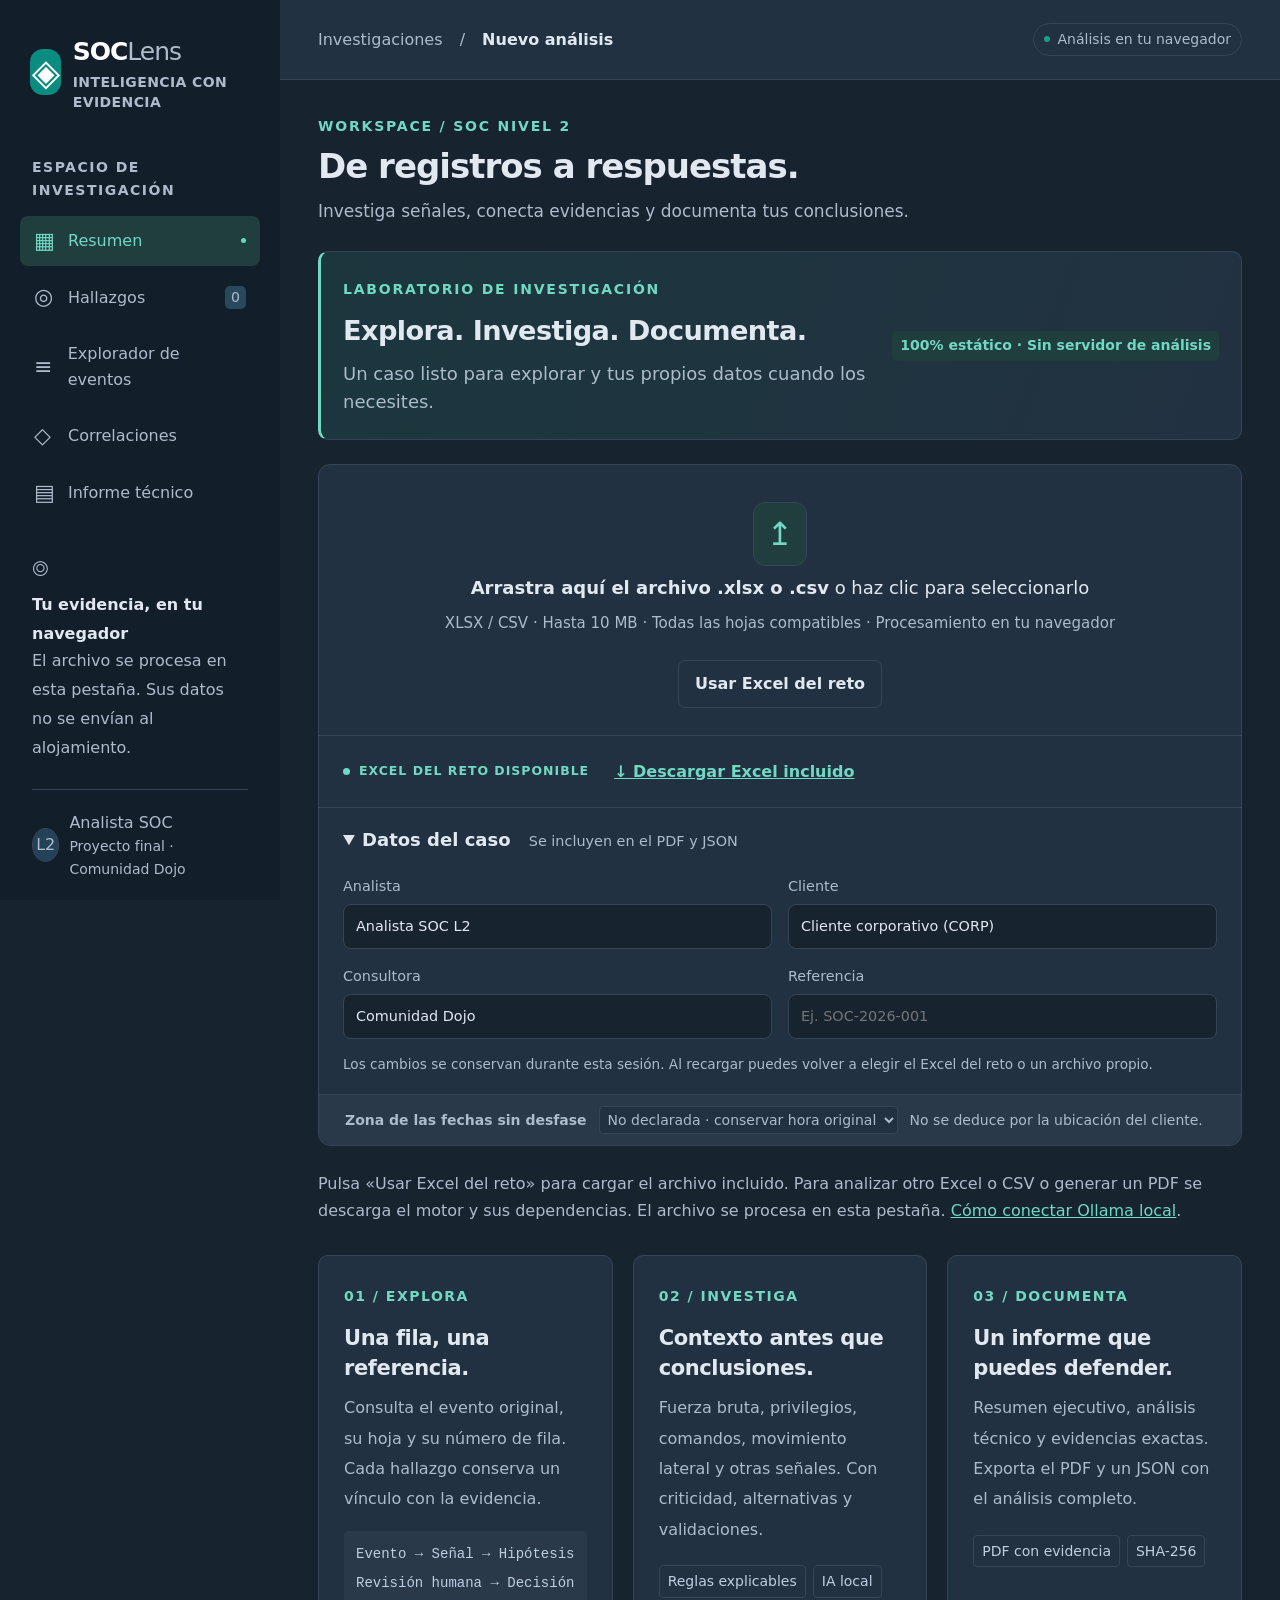
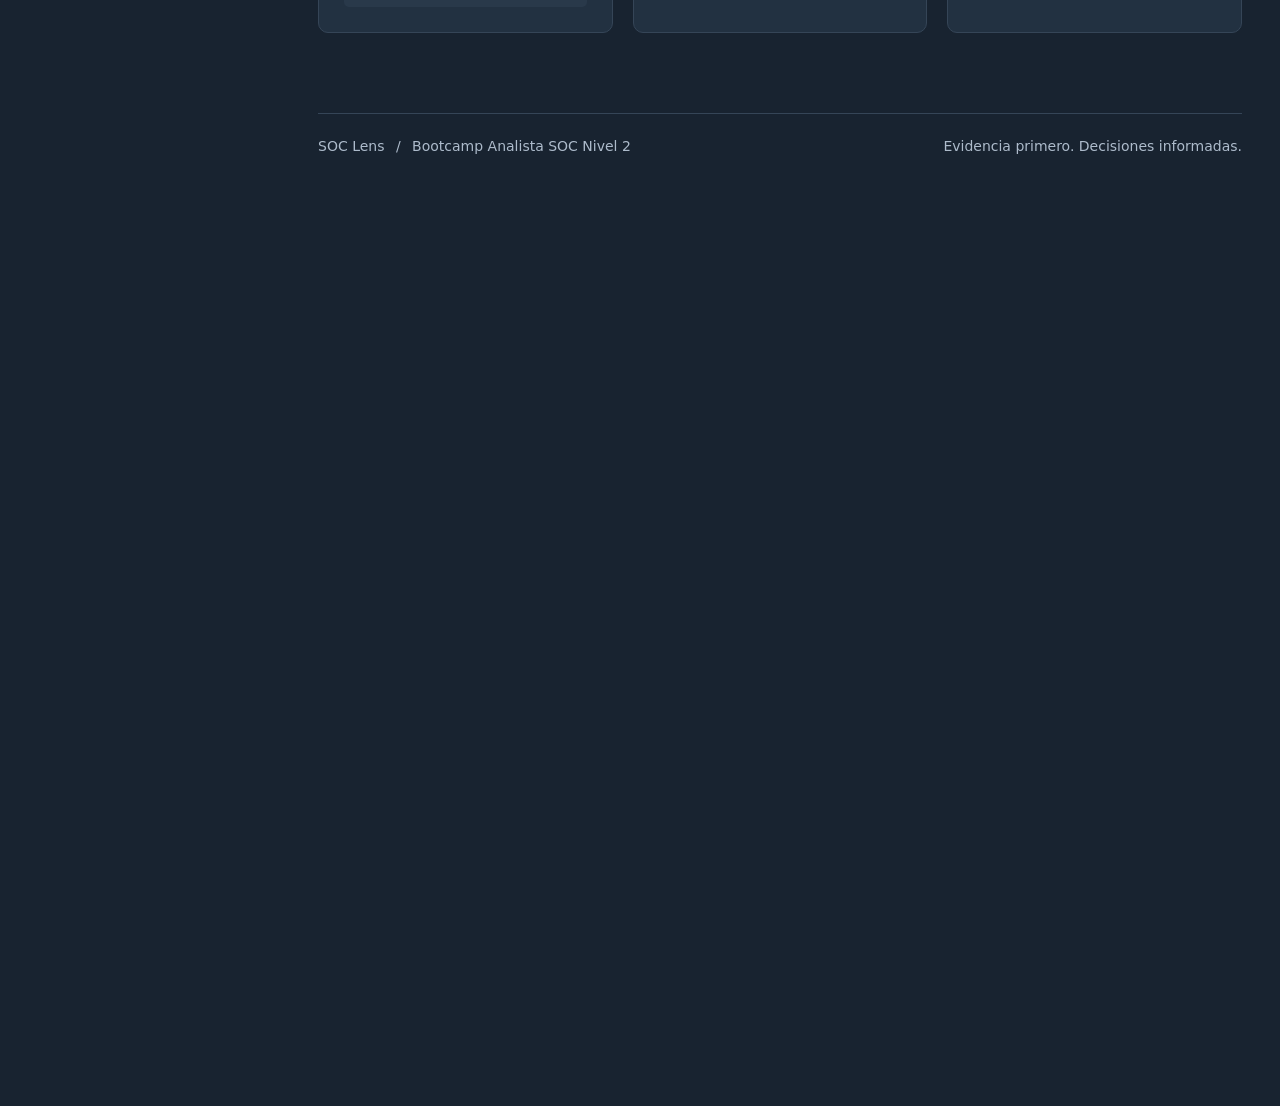
<file: index.html>
<!doctype html>
<html lang="es">
<head>
  <meta charset="utf-8">
  <meta name="viewport" content="width=device-width, initial-scale=1">
  <meta http-equiv="refresh" content="0; url=./docs/">
  <title>SOC Lens</title>
</head>
<body><p><a href="./docs/">Abrir SOC Lens</a></p></body>
</html>
</file>
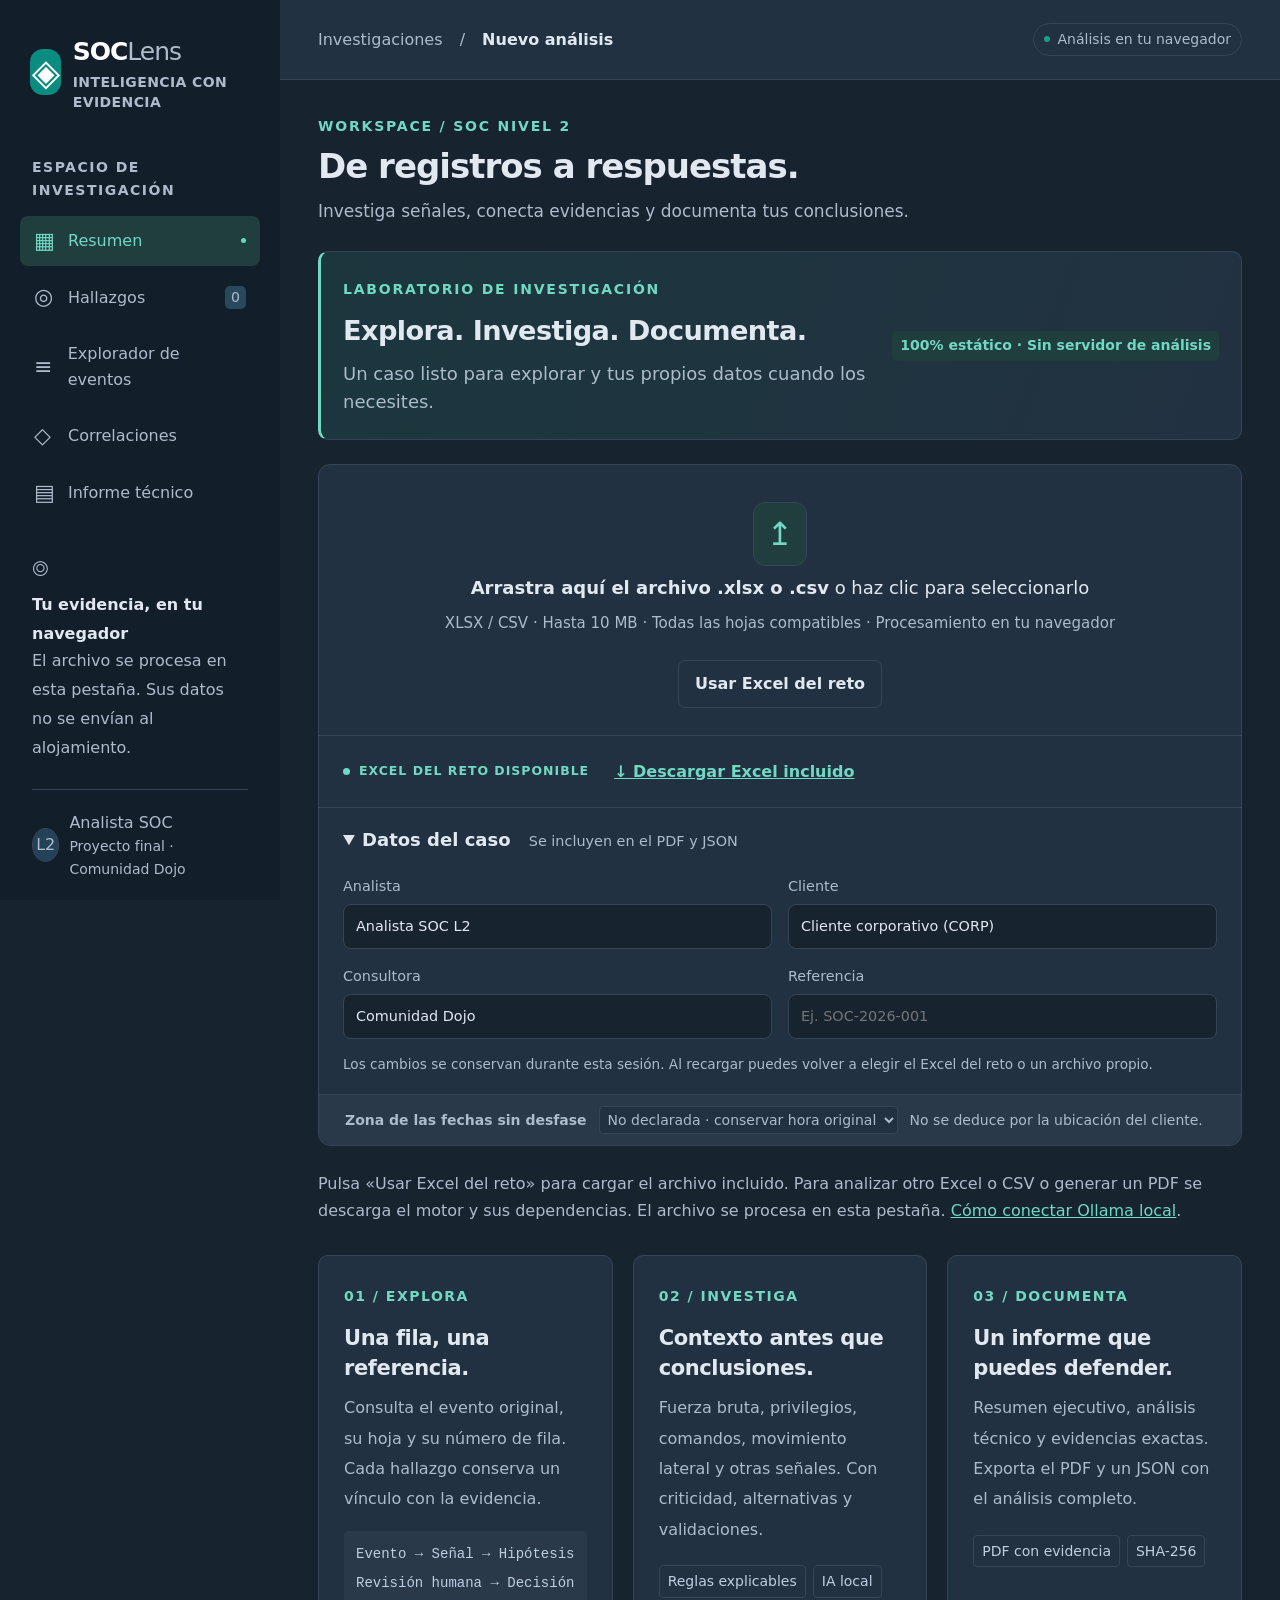
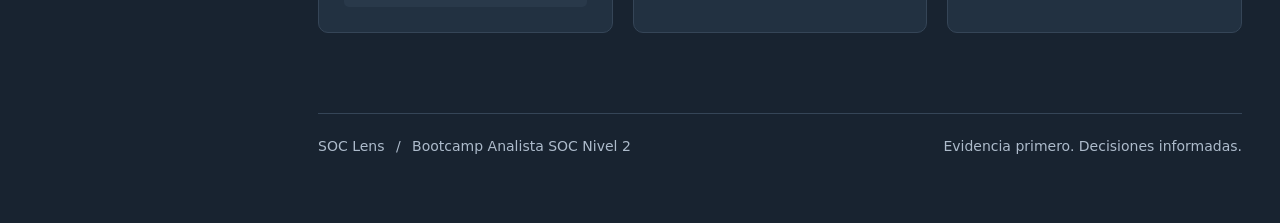
<file: docs/index.html>
<!doctype html>
<html lang="es">
<head>
  <meta charset="utf-8">
  <meta name="viewport" content="width=device-width, initial-scale=1">
  <meta name="theme-color" content="#182330">
  <title>SOC Lens · Investigación con evidencia</title>
  <link rel="icon" href="data:image/svg+xml,%3Csvg xmlns='http://www.w3.org/2000/svg' viewBox='0 0 40 40'%3E%3Crect width='40' height='40' rx='12' fill='%230e9988'/%3E%3Cpath d='M20 7l11 4v10c0 7-11 13-11 13S9 28 9 21V11z' fill='none' stroke='white' stroke-width='3'/%3E%3C/svg%3E">
  <link rel="stylesheet" href="./styles.css?v=68e2b69ae0e7">
  <script src="./browser.js?v=a4804fd7b226" defer></script>
  <script src="./app.js?v=05a9bacbab68" defer></script>
  <script src="./default-case.js?v=37aadf56b66d" defer></script>
</head>
<body>
  <a href="#main" class="skip-link">Saltar al contenido</a>
  <aside class="sidebar">
    <a class="brand" href="./" aria-label="SOC Lens, inicio"><span class="brand-mark">◈</span><span>SOC<span class="brand-light">Lens</span><small>INTELIGENCIA CON EVIDENCIA</small></span></a>
    <div class="workspace-label">ESPACIO DE INVESTIGACIÓN</div>
    <nav aria-label="Navegación principal">
      <button class="nav-item active" data-view="overview"><span aria-hidden="true">▦</span> Resumen <span class="nav-dot"></span></button>
      <button class="nav-item" data-view="findings"><span aria-hidden="true">◎</span> Hallazgos <span id="nav-count" class="nav-count">0</span></button>
      <button class="nav-item" data-view="events"><span aria-hidden="true">≡</span> Explorador de eventos</button>
      <button class="nav-item" data-view="correlations"><span aria-hidden="true">◇</span> Correlaciones</button>
      <button class="nav-item" data-view="report"><span aria-hidden="true">▤</span> Informe técnico</button>
    </nav>
    <div class="sidebar-bottom">
      <div class="privacy-icon">⌾</div><strong>Tu evidencia, en tu navegador</strong>
      <p>El archivo se procesa en esta pestaña. Sus datos no se envían al alojamiento.</p>
      <div class="analyst"><span class="avatar">L2</span><div>Analista SOC<small>Proyecto final · Comunidad Dojo</small></div></div>
    </div>
  </aside>
  <div class="shell">
    <header class="topbar">
      <div class="breadcrumb">Investigaciones <span>/</span> <strong id="breadcrumb-current">Nuevo análisis</strong></div>
      <span id="connection" class="connection" data-status="online" role="status"><i aria-hidden="true"></i><span id="connection-label">Análisis en tu navegador</span></span>
    </header>
    <main id="main">
      <section class="page-heading">
        <div><div class="eyebrow">WORKSPACE / SOC NIVEL 2</div><h1 id="page-title">De registros a respuestas.</h1><p id="page-description">Investiga señales, conecta evidencias y documenta tus conclusiones.</p></div>
        <button id="download-top" class="button primary hidden" type="button"><span aria-hidden="true">↓</span> Exportar resumen PDF</button>
      </section>

      <div id="notice" class="notice hidden" role="status" aria-live="polite"></div>
      <section class="dataset-intro panel"><div><span class="eyebrow">LABORATORIO DE INVESTIGACIÓN</span><h2>Explora. Investiga. Documenta.</h2><p>Un caso listo para explorar y tus propios datos cuando los necesites.</p></div><span class="pill local">100% estático · Sin servidor de análisis</span></section>
      <section id="upload-section" class="upload-card">
        <div id="dropzone" class="dropzone">
          <button id="choose-excel" class="upload-choose" type="button" aria-label="Elegir archivo Excel o CSV">
            <span class="upload-icon" aria-hidden="true">↥</span>
            <span><strong>Arrastra aquí el archivo .xlsx o .csv</strong> o haz clic para seleccionarlo</span>
            <small>XLSX / CSV · Hasta 10 MB · Todas las hojas compatibles · Procesamiento en tu navegador</small>
          </button>
          <input id="file-input" type="file" accept=".xlsx,.csv" aria-label="Seleccionar archivo Excel o CSV" hidden>
          <button id="restore-default" class="button secondary" type="button">Usar Excel del reto</button>
        </div>
        <div class="dataset-actions"><span id="dataset-status" class="dataset-badge">EXCEL DEL RETO DISPONIBLE</span><a href="./data/SOC_L2_Logs_Ampliados_Multiples_Incidentes.xlsx" download class="text-button">↓ Descargar Excel incluido</a></div><details class="case-settings" open><summary>Datos del caso <span>Se incluyen en el PDF y JSON</span></summary><div class="case-fields"><label for="case-analyst">Analista<input id="case-analyst" maxlength="120" value="Analista SOC L2" autocomplete="off"></label><label for="case-client">Cliente<input id="case-client" maxlength="120" value="Cliente corporativo (CORP)" autocomplete="off"></label><label for="case-company">Consultora<input id="case-company" maxlength="120" value="Comunidad Dojo" autocomplete="off"></label><label for="case-reference">Referencia<input id="case-reference" maxlength="120" placeholder="Ej. SOC-2026-001" autocomplete="off"></label></div><p class="fine-print">Los cambios se conservan durante esta sesión. Al recargar puedes volver a elegir el Excel del reto o un archivo propio.</p></details><div class="upload-options"><label for="timezone">Zona de las fechas sin desfase</label><select id="timezone"><option value="">No declarada · conservar hora original</option><option value="0">UTC (confirmado por el analista)</option><option value="60">UTC+01:00</option><option value="120">UTC+02:00</option><option value="-180">UTC−03:00</option><option value="-240">UTC−04:00</option><option value="-300">UTC−05:00</option><option value="-360">UTC−06:00</option></select><span>No se deduce por la ubicación del cliente.</span></div>
      </section>

      <section id="loading" class="loading hidden" aria-live="polite"><span class="spinner"></span><div><strong>Investigando tu evidencia…</strong><p>Validando filas, aplicando reglas y entrenando el modelo local.</p></div></section>
      <p class="fine-print">Pulsa «Usar Excel del reto» para cargar el archivo incluido. Para analizar otro Excel o CSV o generar un PDF se descarga el motor y sus dependencias. El archivo se procesa en esta pestaña. <a href="./guia-ollama.html" target="_blank" rel="noopener">Cómo conectar Ollama local</a>.</p>
      <section id="empty-state" class="welcome-grid">
        <article class="welcome-card"><span class="step">01 / EXPLORA</span><h3>Una fila, una referencia.</h3><p>Consulta el evento original, su hoja y su número de fila. Cada hallazgo conserva un vínculo con la evidencia.</p><div class="mini-log"><span>Evento → Señal → Hipótesis</span><span>Revisión humana → Decisión</span></div></article>
        <article class="welcome-card"><span class="step">02 / INVESTIGA</span><h3>Contexto antes que conclusiones.</h3><p>Fuerza bruta, privilegios, comandos, movimiento lateral y otras señales. Con criticidad, alternativas y validaciones.</p><div class="mini-tags"><span>Reglas explicables</span><span>IA local</span></div></article>
        <article class="welcome-card"><span class="step">03 / DOCUMENTA</span><h3>Un informe que puedes defender.</h3><p>Resumen ejecutivo, análisis técnico y evidencias exactas. Exporta el PDF y un JSON con el análisis completo.</p><div class="mini-tags"><span>PDF con evidencia</span><span>SHA-256</span></div></article>
      </section>

      <div id="case-content" class="hidden">
        <div class="case-strip"><div><span class="file-icon" aria-hidden="true">▤</span><strong id="case-filename"></strong><span id="case-rows" class="muted"></span></div><div><span class="pill local">Procesado en local</span><button id="clear-case" class="text-button">Eliminar caso</button></div></div>
        <div class="case-disclaimer"><span aria-hidden="true">ⓘ</span> Las detecciones son señales para investigar. La existencia y el número de incidentes requieren validación humana.</div>
        <section id="view-overview" class="view">
          <div id="stats" class="stats-grid"></div>
          <div class="dashboard-grid">
            <article class="panel activity-panel"><div class="panel-heading"><div><h2>Actividad observada</h2><p>Eventos por hora · Selecciona una barra para explorar</p></div><div class="chart-legend"><span class="dot teal"></span> Total <span class="dot orange"></span> Con señal</div></div><div id="timeline-chart" class="timeline-chart"></div><div id="timeline-caption" class="chart-caption"></div></article>
            <article class="panel risk-panel"><div class="panel-heading"><div><h2>Criticidad de hallazgos</h2><p>Prioridad de revisión, no certeza</p></div></div><div id="risk-chart"></div></article>
          </div>
          <div class="dashboard-grid bottom-grid">
            <article class="panel"><div class="panel-heading"><div><h2>Prioridad de investigación</h2><p>Hallazgos con mayor impacto potencial</p></div><button class="text-button" data-view="findings">Ver todos →</button></div><div id="top-findings"></div></article>
            <article class="panel ai-panel"><div class="panel-heading"><div><span class="pill ai-pill">IA LOCAL</span><h2>Otra perspectiva sobre tus logs</h2></div><span class="sparkle" aria-hidden="true">✧</span></div><p id="ai-summary"></p><div id="ai-candidates"></div><p class="fine-print">La rareza estadística no es probabilidad de ataque. Se contrasta con el contexto y las reglas.</p></article>
          </div>
          <details class="panel quality-panel"><summary>Calidad y cobertura de la evidencia <span id="quality-count"></span></summary><div id="quality-content"></div></details>
        </section>
        <section id="view-findings" class="view hidden">
          <div class="toolbar"><div id="severity-filters" class="filter-pills" aria-label="Filtrar por criticidad"></div><label class="search"><span aria-hidden="true">⌕</span><input id="finding-search" placeholder="Buscar hallazgo, cuenta o equipo…" aria-label="Buscar hallazgos"></label></div>
          <div id="findings-list" class="findings-list"></div>
        </section>
        <section id="view-events" class="view hidden">
          <div class="toolbar"><div><strong id="events-count"></strong><button id="reset-events" class="text-button">Limpiar filtros</button></div><label class="search"><span aria-hidden="true">⌕</span><input id="event-search" placeholder="Buscar en todos los campos…" aria-label="Buscar eventos"></label></div>
          <div class="panel table-panel"><div class="table-scroll"><table><thead><tr><th>Referencia / ID</th><th>Hora original</th><th>Equipo</th><th>Evento / Fuente</th><th>Cuenta</th><th>Origen</th><th>Resultado</th></tr></thead><tbody id="events-body"></tbody></table></div><div class="pagination"><span id="page-info"></span><div><button id="previous-page" class="button secondary">← Anterior</button><button id="next-page" class="button secondary">Siguiente →</button></div></div></div>
        </section>
        <section id="view-correlations" class="view hidden">
          <div class="info-banner"><strong>Asociaciones contextuales, sin fusionar incidentes.</strong><p>Cada par comparte equipo, cuenta e IP en un intervalo de hasta 30 minutos. Faltan claves de sesión y proceso para demostrar causalidad.</p></div><div id="correlations-list" class="correlation-grid"></div>
        </section>
        <section id="view-report" class="view hidden">
          <div class="report-layout"><article class="panel report-preview"><div class="report-kicker">SOC LENS / INFORME DE SEGURIDAD</div><h2>La investigación, documentada.</h2><span class="pill pending">Borrador · Revisión humana</span><p id="case-context-preview" class="fine-print"></p><h3>Resumen ejecutivo</h3><div id="executive-summary"></div><h3>Alcance y limitaciones</h3><div id="report-limitations"></div><h3>Plan de acción propuesto</h3><ol class="action-list"><li><strong>Investigar y preservar.</strong> Validar registros, sesiones y autorizaciones con L2 / IR.</li><li><strong>Contener si se confirma actividad no autorizada.</strong> Acordar el impacto y verificar la medida.</li><li><strong>Remediar y validar.</strong> Corregir la causa, verificar recuperación y revisar recurrencia.</li></ol><p class="fine-print">El PDF resume el alcance, el catálogo de hallazgos, las prioridades técnicas, la cronología y el plan de acción. El JSON conserva toda la evidencia original.</p></article>
          <aside class="report-actions panel"><h3>Entregar con trazabilidad</h3><p>El informe utiliza el mismo análisis del dashboard. Sin hallazgos añadidos por generación libre.</p><button id="download-report" class="button primary">↓ Descargar resumen PDF</button><button id="download-json" class="button secondary">↓ Descargar evidencias JSON</button><hr><span class="pill ai-pill">ASISTENTE OPCIONAL</span><h3>Priorizar el resumen con IA</h3><p>Ollama local puede elegir qué hallazgos destacar. Sólo selecciona referencias existentes y conserva frases verificadas.</p><div class="ollama-connect"><label for="ollama-model">Modelo local</label><input id="ollama-model" value="qwen3:4b" maxlength="120" spellcheck="false"><button id="connect-ollama" class="button secondary">Conectar Ollama en este equipo</button><small id="ollama-connection-status" role="status">Cada visitante utiliza su propia instalación de Ollama. Se envían sólo IDs, regla, criticidad y cantidad de evidencias.</small><p><a href="./guia-ollama.html" target="_blank" rel="noopener">Guía de conexión</a></p></div><button id="assist-button" class="button secondary">Priorizar con Ollama</button><small id="ollama-status"></small><hr><h4>Huella del archivo original</h4><code id="file-hash"></code><p class="fine-print">El caso permanece en la memoria de esta pestaña. Al recargarla o cerrarla se borra. Guarda tu PDF y JSON antes de salir.</p></aside></div>
        </section>
      </div>
      <footer class="page-footer"><span>SOC Lens <span class="muted">/</span> Bootcamp Analista SOC Nivel 2</span><span>Evidencia primero. Decisiones informadas.</span></footer>
    </main>
  </div>
  <dialog id="detail-dialog" aria-labelledby="dialog-title"><div class="dialog-header"><div><div class="eyebrow">DETALLE DE INVESTIGACIÓN</div><h2 id="dialog-title"></h2></div><button id="close-dialog" class="icon-button" aria-label="Cerrar detalle">×</button></div><div id="dialog-content"></div></dialog>
</body>
</html>
</file>
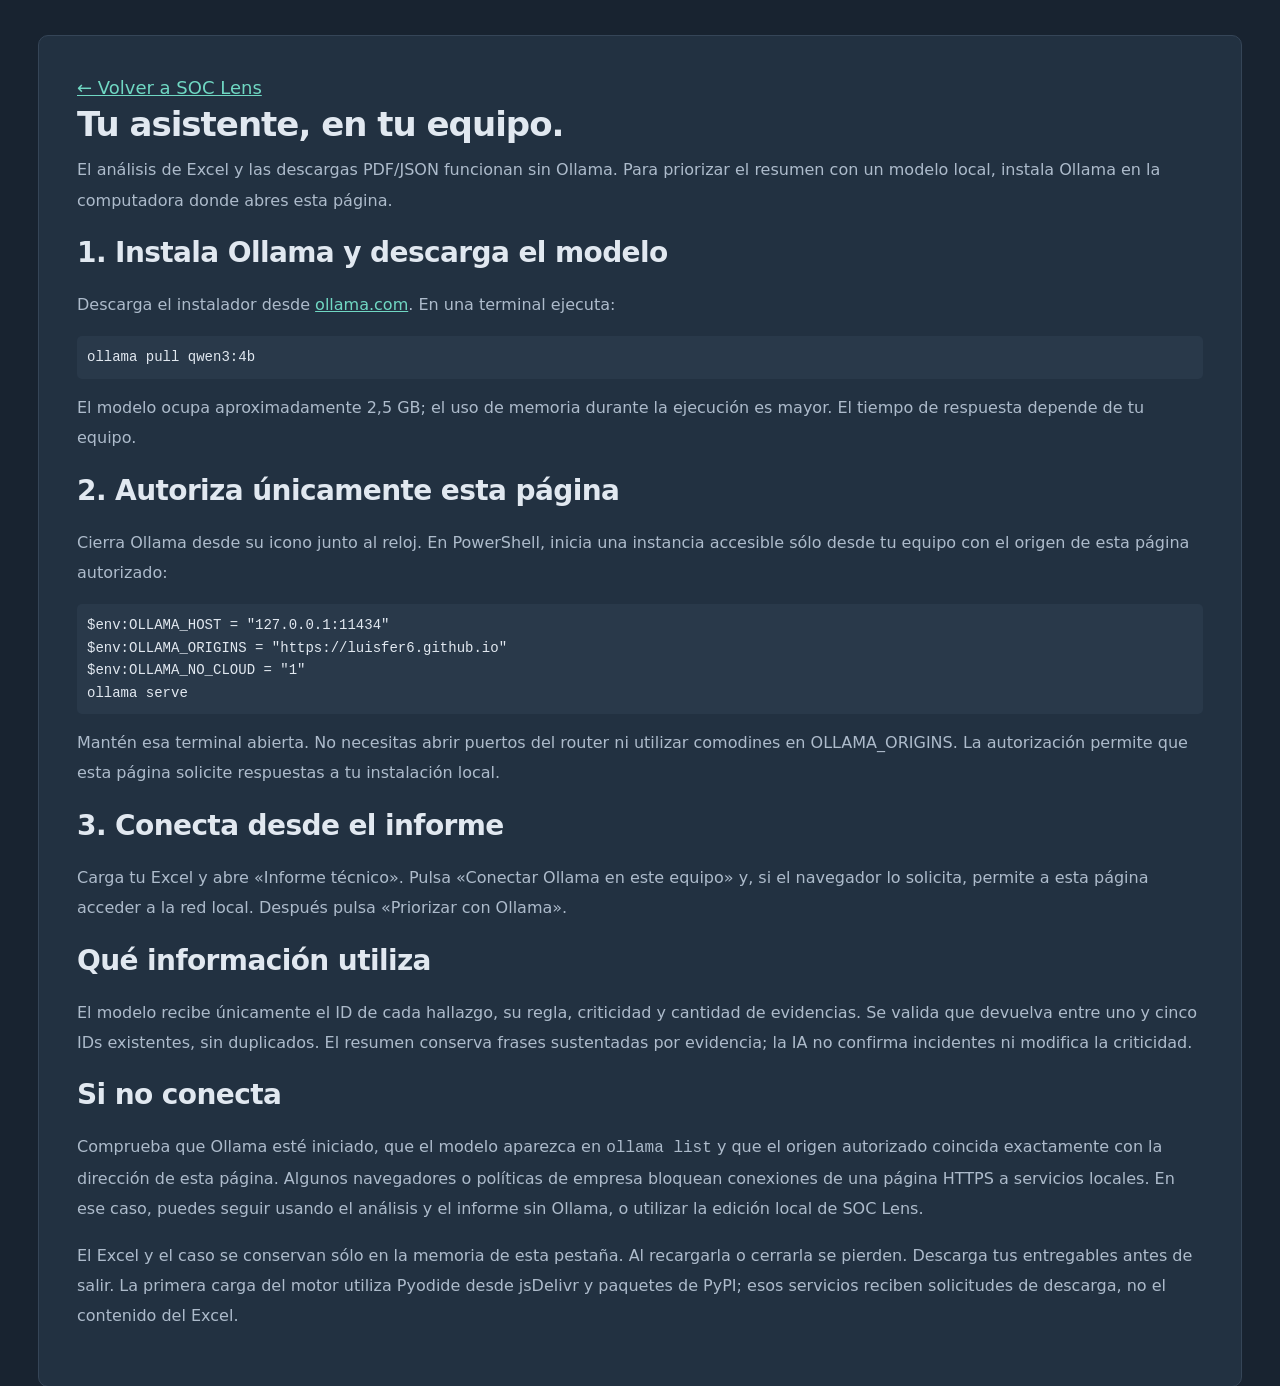
<file: docs/guia-ollama.html>
<!doctype html>
<html lang="es"><head><meta charset="utf-8"><meta name="viewport" content="width=device-width,initial-scale=1"><title>Conectar Ollama · SOC Lens</title><link rel="stylesheet" href="./styles.css"></head>
<body><main><article class="panel report-preview"><a href="./">← Volver a SOC Lens</a><h1>Tu asistente, en tu equipo.</h1><p>El análisis de Excel y las descargas PDF/JSON funcionan sin Ollama. Para priorizar el resumen con un modelo local, instala Ollama en la computadora donde abres esta página.</p>
<h2>1. Instala Ollama y descarga el modelo</h2><p>Descarga el instalador desde <a href="https://ollama.com/download" target="_blank" rel="noopener">ollama.com</a>. En una terminal ejecuta:</p><pre class="entity-line">ollama pull qwen3:4b</pre><p>El modelo ocupa aproximadamente 2,5 GB; el uso de memoria durante la ejecución es mayor. El tiempo de respuesta depende de tu equipo.</p>
<h2>2. Autoriza únicamente esta página</h2><p>Cierra Ollama desde su icono junto al reloj. En PowerShell, inicia una instancia accesible sólo desde tu equipo con el origen de esta página autorizado:</p><pre class="entity-line">$env:OLLAMA_HOST = "127.0.0.1:11434"
$env:OLLAMA_ORIGINS = "https://luisfer6.github.io"
$env:OLLAMA_NO_CLOUD = "1"
ollama serve</pre><p>Mantén esa terminal abierta. No necesitas abrir puertos del router ni utilizar comodines en OLLAMA_ORIGINS. La autorización permite que esta página solicite respuestas a tu instalación local.</p>
<h2>3. Conecta desde el informe</h2><p>Carga tu Excel y abre «Informe técnico». Pulsa «Conectar Ollama en este equipo» y, si el navegador lo solicita, permite a esta página acceder a la red local. Después pulsa «Priorizar con Ollama».</p>
<h2>Qué información utiliza</h2><p>El modelo recibe únicamente el ID de cada hallazgo, su regla, criticidad y cantidad de evidencias. Se valida que devuelva entre uno y cinco IDs existentes, sin duplicados. El resumen conserva frases sustentadas por evidencia; la IA no confirma incidentes ni modifica la criticidad.</p>
<h2>Si no conecta</h2><p>Comprueba que Ollama esté iniciado, que el modelo aparezca en <code>ollama list</code> y que el origen autorizado coincida exactamente con la dirección de esta página. Algunos navegadores o políticas de empresa bloquean conexiones de una página HTTPS a servicios locales. En ese caso, puedes seguir usando el análisis y el informe sin Ollama, o utilizar la edición local de SOC Lens.</p>
<p>El Excel y el caso se conservan sólo en la memoria de esta pestaña. Al recargarla o cerrarla se pierden. Descarga tus entregables antes de salir. La primera carga del motor utiliza Pyodide desde jsDelivr y paquetes de PyPI; esos servicios reciben solicitudes de descarga, no el contenido del Excel.</p></article></main></body></html>
</file>
<file: docs/styles.css>
@charset "UTF-8";
:root{color-scheme:dark;--nav:#131e2b;--ink:#e1e8f0;--muted:#adbbcb;--teal:#70d8c3;--teal-light:#203e3d;--line:#354557;--bg:#182330;--white:#223141;--critical:#f5a0b0;--high:#f0c082;--medium:#adc7f2;--low:#bbc9d9}

*{box-sizing:border-box}
body{margin:0;font:1.125rem/1.6 "Segoe UI",system-ui,sans-serif;color:var(--ink);background:var(--bg)}
button,input,select{font:inherit}
button,a,input,select,summary{outline-offset:4px}
button{cursor:pointer}
button:disabled{cursor:not-allowed;opacity:.5}
a{color:var(--teal)}
.hidden{display:none!important}
.muted,.fine-print{color:var(--muted)}
.fine-print{font-size:1rem;line-height:1.7}
.skip-link{position:fixed;top:-100px;background:var(--white);padding:12px;z-index:10}
.skip-link:focus{top:10px}
.sidebar{overflow-y:auto;position:fixed;inset:0 auto 0 0;width:280px;background:var(--nav);color:var(--muted);padding:32px 20px 20px;display:flex;flex-direction:column;z-index:2}
.brand{flex-shrink:0;display:flex;gap:12px;align-items:center;text-decoration:none;color:white;font-size:1.5625rem;font-weight:700;letter-spacing:-1px;padding:0 10px}
.brand-mark{display:grid;place-items:center;background:#0a8c81;width:43px;height:46px;border-radius:13px;font-size:2.3125rem;line-height:1}
.brand-light{font-weight:350;color:var(--muted)}
.brand small{letter-spacing:.4px;display:block;letter-spacing:.4px;font-size:0.875rem;color:var(--muted);margin-top:1px}
.workspace-label{font-size:0.875rem;letter-spacing:1.5px;font-weight:650;color:var(--muted);margin:44px 12px 15px}
nav{display:grid;gap:7px}
.nav-item{display:flex;align-items:center;gap:12px;width:100%;border:0;border-radius:8px;background:none;color:var(--muted);text-align:left;padding:12px 14px;font-size:1rem}
.nav-item>span:first-child{font-size:1.375rem;line-height:1;width:22px}
.nav-item:hover{background:#19374f;color:white}
.nav-item.active{color:var(--muted);background:#183f4b}
.nav-count{margin-left:auto;background:#28495b;border-radius:5px;font-size:0.875rem;padding:0 6px}
.nav-dot{width:5px;height:5px;background:#62d8bd;border-radius:50%;margin-left:auto}
.sidebar-bottom{margin-top:auto;padding:24px 12px 0}
.privacy-icon{font-size:1.75rem;color:var(--muted)}
.sidebar-bottom strong{font-size:1rem;color:var(--muted)}
.sidebar-bottom p{font-size:1rem;color:var(--muted);line-height:1.8}
.analyst{border-top:1px solid var(--line);padding-top:20px;margin-top:26px;display:flex;gap:10px;align-items:center;font-size:1rem;color:var(--muted)}
.analyst small{display:block;font-size:0.875rem;color:var(--muted)}
.avatar{border:1px solid var(--line);background:#244257;border-radius:50%;width:34px;height:34px;display:grid;place-items:center;font-size:1rem}
.shell{margin-left:280px}
.topbar{min-height:80px;background:var(--white);border-bottom:1px solid var(--line);display:flex;justify-content:space-between;align-items:center;padding:0 38px;font-size:1rem}
.breadcrumb{color:var(--muted)}
.breadcrumb span{margin:0 12px;color:var(--muted)}
.breadcrumb strong{color:var(--muted);font-weight:550}
.connection{display:flex;align-items:center;gap:7px;border:1px solid var(--line);border-radius:20px;padding:4px 10px;font-size:0.875rem;color:var(--muted)}
.connection i{width:6px;height:6px;border-radius:50%;background:#16a085}
main{max-width:1650px;margin:auto;padding:35px 38px 0}
.page-heading{display:flex;justify-content:space-between;gap:20px;align-items:center;margin-bottom:26px}
.eyebrow{font-size:0.875rem;letter-spacing:1.8px;font-weight:700;color:var(--teal);margin-bottom:8px}
h1{font-size:2.125rem;letter-spacing:-1px;font-weight:650;line-height:1.25;margin:0 0 10px}
h2,h3,h4,p{margin-top:0}
.page-heading p{color:var(--muted);margin:0;font-size:1.0625rem}
.button{display:inline-flex;gap:9px;justify-content:center;align-items:center;border-radius:7px;padding:10px 16px;font-weight:600;font-size:1rem;white-space:nowrap;text-decoration:none;transition:background .15s;min-height:40px}
.primary{background:var(--teal);border:1px solid var(--teal);color:white;box-shadow:0 3px 7px #087d7410}
.primary:hover{background:#086e63}
.secondary{border:1px solid var(--line);background:var(--white);color:var(--muted)}
.secondary:hover{background:#29394a}
.text-button{background:none;border:0;padding:5px;color:var(--teal);font-weight:600;font-size:1rem}
.text-button:hover{text-decoration:underline}
.upload-card{border:1px solid var(--line);border-radius:12px;background:var(--white);margin-bottom:24px;overflow:hidden}
.dropzone{padding:28px 26px;display:flex;align-items:center;gap:20px;border:2px dashed transparent}
.dropzone.dragging{background:var(--teal-light);border-color:var(--teal)}
.upload-icon{display:grid;place-items:center;width:54px;min-height:64px;flex-shrink:0;border:1px solid var(--line);border-radius:12px;background:var(--teal-light);color:var(--teal);font-size:2rem}
.upload-copy{flex:1}
.upload-copy h2{font-size:1.25rem;margin-bottom:3px}
.upload-copy p{font-size:1rem;color:var(--muted);margin-bottom:6px}
.upload-copy small{font-size:0.875rem;color:var(--muted)}
.file-label{position:relative;cursor:pointer;overflow:hidden}
.file-label input{position:absolute;inset:0;opacity:0;cursor:pointer;width:100%}
.file-label:focus-within{outline:2px solid var(--ink);outline-offset:3px}
.upload-options{display:flex;align-items:center;gap:12px;border-top:1px solid var(--line);background:#29394a;padding:11px 26px;font-size:0.875rem;flex-wrap:wrap}
.upload-options label{font-weight:600;color:var(--muted)}
.upload-options select{font-size:0.875rem;border:1px solid var(--line);border-radius:4px;background:var(--white);padding:4px;color:var(--muted)}
.upload-options>span{color:var(--muted)}
.welcome-grid{display:grid;grid-template-columns:repeat(3,1fr);gap:20px;margin:30px 0 80px}
.welcome-card{padding:25px;background:var(--white);border:1px solid var(--line);border-radius:10px}
.step{font-size:0.875rem;letter-spacing:1.5px;color:var(--teal);font-weight:650}
.welcome-card h3{font-size:1.3125rem;line-height:1.4;letter-spacing:-.4px;margin:15px 0 10px}
.welcome-card p{font-size:1rem;color:var(--muted);line-height:1.9}
.mini-log{font-family:Consolas,monospace;display:grid;gap:7px;padding:12px;background:#29394a;border-radius:5px;color:var(--muted);font-size:0.875rem}
.mini-tags{display:flex;gap:7px;flex-wrap:wrap;margin-top:20px}
.mini-tags span{font-size:0.875rem;border:1px solid var(--line);border-radius:4px;padding:4px 8px;color:var(--muted)}
.notice{padding:12px 18px;border:1px solid var(--line);background:var(--teal-light);border-radius:7px;margin-bottom:20px;font-size:1rem;overflow-wrap:anywhere}
.notice.error{background:#29394a;border-color:var(--line);color:var(--muted)}
.loading{display:flex;align-items:center;gap:16px;padding:30px;background:var(--white);border:1px solid var(--line);border-radius:10px;margin-bottom:24px}
.loading p{margin:4px 0 0;color:var(--muted);font-size:1rem}
.spinner{width:26px;height:26px;border:3px solid #d6eae6;border-top-color:var(--teal);border-radius:50%;animation:spin .9s linear infinite}
@keyframes spin{to{transform:rotate(360deg)}
}
.case-strip{display:flex;justify-content:space-between;align-items:center;gap:10px;font-size:1rem;margin-bottom:12px}
.case-strip>div{display:flex;align-items:center;gap:10px;min-width:0}
.case-strip strong{max-width:340px;overflow:hidden;text-overflow:ellipsis;white-space:nowrap;font-weight:600}
.file-icon{font-size:1.5rem;color:var(--teal)}
.pill{display:inline-block;font-size:0.875rem;font-weight:600;line-height:1.7;border-radius:5px;padding:3px 8px}
.local{color:var(--muted);background:var(--teal-light)}
.case-disclaimer{display:flex;gap:8px;color:var(--muted);font-size:1rem;margin-bottom:22px}
.stats-grid{display:grid;grid-template-columns:repeat(4,1fr);gap:16px;margin-bottom:22px}
.stat{padding:19px 20px;background:var(--white);border:1px solid var(--line);border-radius:10px}
.stat-top{display:flex;align-items:center;justify-content:space-between;font-size:1rem;color:var(--muted)}
.stat-icon{background:var(--teal-light);width:29px;height:29px;display:grid;place-items:center;border-radius:7px;font-size:1.25rem;color:var(--muted)}
.stat-value{font-size:2rem;font-weight:650;line-height:1.3;letter-spacing:-1px;margin-top:7px}
.stat-note{font-size:0.875rem;color:var(--muted);margin-top:5px}
.stat.emphasis{border-top:3px solid var(--teal);padding-top:17px}
.stat.emphasis .stat-value{color:var(--teal)}
.dashboard-grid{display:grid;grid-template-columns:minmax(0,1.7fr) minmax(300px,1fr);gap:20px;margin-bottom:22px}
.panel{background:var(--white);border:1px solid var(--line);border-radius:10px;padding:22px;min-width:0}
.panel-heading{display:flex;align-items:flex-start;justify-content:space-between;gap:12px;margin-bottom:20px}
.panel h2{font-size:1.125rem;letter-spacing:-.2px;line-height:1.5;margin:0 0 4px}
.panel-heading p{font-size:0.875rem;color:var(--muted);margin:0}
.chart-legend{display:flex;align-items:center;gap:5px;font-size:0.875rem;white-space:nowrap;color:var(--muted);margin-top:5px}
.dot{display:inline-block;width:6px;height:6px;border-radius:50%}
.teal{background:#47aa9c}
.orange{background:#e9a454;margin-left:8px}
.timeline-chart svg{width:100%;height:175px;display:block;overflow:visible}
.chart-bar{fill:#69b8ac;cursor:pointer;transition:fill .15s}
.chart-bar:hover,.chart-bar:focus{fill:#078879;stroke:#10283f;stroke-width:1}
.chart-flagged{fill:#efb46e;pointer-events:none}
.chart-grid{stroke:var(--line);stroke-width:1}
.chart-label{font:0.875rem "Segoe UI",sans-serif;fill:var(--muted)}
.chart-caption{font-size:0.875rem;color:var(--muted);margin-top:8px}
.risk-row{display:flex;align-items:center;gap:10px;width:100%;background:none;border:0;text-align:left;padding:9px 0;color:var(--muted);font-size:1rem}
.risk-row:hover{color:var(--ink)}
.risk-label{width:72px}
.risk-track{display:flex;flex:1;height:6px;background:#29394a;border-radius:10px;overflow:hidden}
.risk-track svg{width:100%;height:6px}
.risk-value{min-width:28px;text-align:right;font-weight:650;color:var(--muted)}
.risk-critical{fill:#d66a7a}
.risk-high{fill:#e8af69}
.risk-medium{fill:#85a4cf}
.risk-low{fill:#a8b7c8}
.risk-total{font-size:0.875rem;color:var(--muted);border-top:1px solid var(--line);margin-top:12px;padding-top:12px}
.finding-preview{display:flex;gap:12px;border-top:1px solid var(--line);padding:13px 0;align-items:center}
.finding-preview:first-child{border-top:0;padding-top:0}
.finding-preview:last-child{padding-bottom:0}
.finding-icon{display:grid;place-items:center;width:31px;height:33px;border-radius:8px;flex-shrink:0;font-size:1.3125rem;background:#29394a;color:var(--muted)}
.finding-preview .text{min-width:0;flex:1}
.finding-preview button{display:block;text-align:left;color:var(--ink);padding:0;border:0;background:none;font-weight:600;font-size:1rem}
.finding-preview button:hover{color:var(--teal)}
.finding-preview small{font-size:0.875rem;color:var(--muted)}
.severity-critical{color:var(--muted);background:#29394a}
.severity-high{color:var(--muted);background:#29394a}
.severity-medium{color:var(--muted);background:#29394a}
.severity-low{color:var(--muted);background:#29394a}
.ai-panel{background:var(--teal-light);border-color:var(--line)}
.ai-panel .panel-heading{margin-bottom:12px}
.ai-panel h2{margin-top:10px}
.ai-panel>p{font-size:1rem;color:var(--muted)}
.ai-pill{background:var(--teal-light);color:var(--muted);letter-spacing:1px;font-size:0.875rem}
.sparkle{font-size:2rem;color:var(--muted)}
.ai-candidate{display:flex;justify-content:space-between;border-top:1px solid var(--line);padding:8px 0;font-size:0.875rem;color:var(--muted)}
.ai-candidate button{font-size:0.875rem}
.quality-panel{margin-bottom:24px;padding:15px 20px;font-size:1rem}
.quality-panel summary{font-weight:600;cursor:pointer}
.quality-panel summary span{font-weight:400;color:var(--muted);margin-left:7px}
.quality-panel p{margin:12px 0;color:var(--muted)}
.quality-panel code{overflow-wrap:anywhere;font-size:0.875rem}
.toolbar{display:flex;gap:15px;justify-content:space-between;align-items:center;margin-bottom:20px;flex-wrap:wrap}
.filter-pills{display:flex;gap:5px;flex-wrap:wrap}
.filter-pill{font-size:1rem;border:1px solid var(--line);border-radius:6px;background:var(--white);color:var(--muted);padding:7px 11px}
.filter-pill.active{background:var(--teal-light);border-color:var(--line);color:var(--muted)}
.search{display:flex;align-items:center;border:1px solid var(--line);border-radius:7px;gap:8px;background:var(--white);padding:7px 12px;min-width:270px}
.search input{border:0;outline:none;background:none;font-size:1rem;width:100%;color:var(--ink)}
.search:focus-within{outline:2px solid #52a698;outline-offset:2px}
.search span{color:var(--muted);font-size:1.5rem;line-height:1}
.findings-list{display:grid;gap:13px}
.finding-card{border:1px solid var(--line);border-radius:10px;background:var(--white);padding:20px;display:flex;gap:20px;align-items:flex-start}
.finding-card>div{flex:1;min-width:0}
.finding-card h3{font-size:1.125rem;margin:9px 0 7px}
.finding-card p{font-size:1rem;color:var(--muted);margin-bottom:12px;overflow-wrap:anywhere}
.finding-meta{display:flex;gap:15px;flex-wrap:wrap;color:var(--muted);font-size:0.875rem}
.finding-tag{font-size:0.875rem;color:var(--muted);margin-left:8px}
.empty-message{padding:40px;text-align:center;background:var(--white);border:1px dashed #cfdae2;border-radius:10px;color:var(--muted);font-size:1rem}
.table-panel{padding:0;overflow:hidden}
.table-scroll{overflow-x:auto}
table{border-collapse:collapse;width:100%;text-align:left;font-size:0.875rem}
th{background:#29394a;color:var(--muted);font-weight:600;padding:14px 16px;white-space:nowrap}
td{border-top:1px solid var(--line);padding:12px 16px;color:var(--muted);max-width:240px;overflow-wrap:anywhere}
td small{display:block;color:var(--muted);font-size:0.875rem}
td button{padding:0!important;font-size:0.875rem!important}
.pagination{border-top:1px solid var(--line);display:flex;justify-content:space-between;align-items:center;padding:14px 20px;color:var(--muted);font-size:1rem}
.pagination>div{display:flex;gap:7px}
.pagination .button{font-size:0.875rem;min-height:30px;padding:5px 10px}
.info-banner{padding:20px 24px;border:1px solid var(--line);background:var(--teal-light);border-radius:9px;font-size:1rem;margin-bottom:22px}
.info-banner p{margin:6px 0 0;color:var(--muted);font-size:1rem}
.correlation-grid{display:grid;grid-template-columns:repeat(2,1fr);gap:16px}
.correlation-card h3{font-size:1.125rem;margin:12px 0}
.correlation-card p{font-size:1rem;color:var(--muted)}
.entity-line{padding:10px;background:#29394a;border-radius:5px;font-size:0.875rem;overflow-wrap:anywhere}
.pending{background:#29394a;color:var(--muted)}
.report-layout{display:grid;grid-template-columns:minmax(0,2.3fr) minmax(250px,1fr);gap:24px}
.report-preview{padding:38px}
.report-kicker{font-size:0.875rem;color:var(--muted);letter-spacing:1.6px;margin-bottom:18px}
.report-preview>h2{font-size:1.75rem;letter-spacing:-.6px;margin-bottom:16px}
.report-preview h3{font-size:1.1875rem;margin:28px 0 12px}
.report-preview p,.report-preview li{font-size:1rem;color:var(--muted);line-height:1.9;overflow-wrap:anywhere}
.report-actions{align-self:start}
.report-actions h3{font-size:1.125rem;margin:13px 0}
.report-actions p{font-size:1rem;color:var(--muted);line-height:1.8}
.report-actions .button{width:100%;margin-bottom:10px}
.report-actions small{font-size:0.875rem;color:var(--muted);display:block}
.report-actions hr{border:0;border-top:1px solid var(--line);margin:22px 0}
.report-actions h4{font-size:1rem;font-weight:600;margin-bottom:8px}
.report-actions code{font-size:0.875rem;word-break:break-all;display:block;color:var(--muted);background:#29394a;padding:10px;border-radius:5px}
.action-list{padding-left:18px}
.action-list li{padding:5px 0}
.page-footer{margin-top:36px;border-top:1px solid var(--line);padding:21px 0;display:flex;justify-content:space-between;gap:15px;font-size:0.875rem;color:var(--muted)}
.page-footer .muted{margin:0 7px}
dialog{padding:0;width:min(850px,92vw);max-height:88vh;border:1px solid var(--line);border-radius:14px;color:var(--ink);box-shadow:0 20px 100px #11283f40}
dialog::backdrop{background:#0c233d80;backdrop-filter:blur(3px)}
.dialog-header{display:flex;justify-content:space-between;align-items:flex-start;gap:15px;padding:24px 28px;border-bottom:1px solid var(--line);position:sticky;top:0;background:var(--white);z-index:1}
.dialog-header h2{font-size:1.5rem;line-height:1.3;margin:0}
.icon-button{border:1px solid var(--line);border-radius:7px;background:#29394a;width:32px;height:32px;line-height:1;font-size:1.75rem;color:var(--muted);flex-shrink:0}
#dialog-content{padding:24px 28px}
#dialog-content p{font-size:1rem;line-height:1.9;color:var(--muted);overflow-wrap:anywhere}
#dialog-content h3{font-size:1.0625rem;margin:20px 0 9px}
.reference-list{display:flex;gap:6px;flex-wrap:wrap}
.reference-button{border:1px solid var(--line);background:var(--teal-light);border-radius:5px;color:var(--muted);font:0.875rem Consolas,monospace;padding:5px 7px}
.raw-field{padding:11px 0;border-bottom:1px solid var(--line)}
.raw-field dt{font-size:0.875rem;color:var(--muted);margin-bottom:5px}
.raw-field dd{margin:0;white-space:pre-wrap;overflow-wrap:anywhere;font:1rem/1.8 Consolas,monospace;color:var(--muted)}

@media(min-width:1600px){main{padding:40px 50px 0}
.sidebar{width:290px}
.shell{margin-left:290px}
.topbar{padding:0 50px}
.stat{padding:23px}
.timeline-chart svg{height:200px}
}

@media(max-width:1150px){.sidebar{width:250px;padding:26px 14px}
.shell{margin-left:250px}
main{padding:26px 24px 0}
.topbar{padding:0 24px}
.nav-item{font-size:1rem;padding:12px 9px}
.brand{font-size:1.4375rem}
.brand small{letter-spacing:.4px;font-size:0.875rem}
.dashboard-grid{grid-template-columns:minmax(0,1.5fr) minmax(240px,1fr)}
.stats-grid{gap:10px}
.stat{padding:15px}
.stat.emphasis{padding-top:13px}
.page-heading{align-items:flex-start}
h1{font-size:1.875rem}
.welcome-grid{gap:12px}
.welcome-card{padding:20px}
.upload-options>span{display:none}
.chart-legend{display:none}
.report-layout{grid-template-columns:1fr}
.report-preview{padding:26px}
.case-strip strong{max-width:260px}
.case-strip .muted{display:none}
}

@media(max-width:850px){.sidebar{position:static;width:100%;padding:16px 22px}
.brand{font-size:1.375rem}
.brand-mark{width:35px;height:38px;font-size:1.8125rem}
.workspace-label,.sidebar-bottom{display:none}
nav{display:flex;overflow-x:auto;margin-top:17px;gap:5px}
.nav-item{width:auto;white-space:nowrap;font-size:1rem;padding:9px 12px}
.nav-item>span:first-child{font-size:1.3125rem;width:17px}
.nav-dot,.nav-count{display:none}
.shell{margin-left:0}
.topbar{min-height:64px}
.page-heading{gap:15px}
.dashboard-grid{grid-template-columns:1.6fr 1fr}
.stats-grid{grid-template-columns:repeat(4,1fr)}
.stat-value{font-size:1.6875rem}
.stat-icon{display:none}
.upload-copy h2{font-size:1.1875rem}
.welcome-grid{grid-template-columns:1fr}
.welcome-card{padding:23px}
.welcome-grid{margin-bottom:40px}
.welcome-card p{max-width:600px}
.mini-log{max-width:300px}
.correlation-grid{grid-template-columns:1fr}
}

@media(max-width:600px){main{padding:24px 16px 0}
.sidebar{padding:14px 16px}
.topbar{padding:0 16px;font-size:0.875rem}
.breadcrumb span{margin:0 6px}
.connection{font-size:0.875rem}
.page-heading{display:block}
.page-heading .button{margin-top:16px}
.page-heading p{font-size:1rem}
h1{font-size:1.875rem}
.dropzone{flex-wrap:wrap;padding:22px 18px;gap:13px}
.upload-icon{width:42px;height:44px;font-size:1.6875rem}
.upload-copy{flex-basis:calc(100% - 70px)}
.file-label{width:100%}
.upload-options{padding:12px 18px;gap:5px}
.upload-options select{width:100%}
.stats-grid{grid-template-columns:repeat(2,1fr);gap:10px}
.dashboard-grid{grid-template-columns:1fr;gap:16px}
.panel{padding:19px}
.case-strip{align-items:flex-start}
.case-strip>div{flex-wrap:wrap}
.case-strip>div:last-child{justify-content:flex-end}
.case-strip strong{max-width:180px;font-size:0.875rem}
.case-strip .pill{display:none}
.case-disclaimer{font-size:0.875rem}
.stat-value{font-size:2.125rem}
.stat-note{font-size:0.875rem}
.finding-card{padding:17px;display:block}
.finding-card>.button{margin-top:16px}
.toolbar{display:block}
.search{margin-top:12px;min-width:0;width:100%}
.filter-pill{font-size:0.875rem;padding:6px 9px}
.report-preview{padding:22px}
.page-footer{font-size:0.875rem;display:block}
.page-footer>span{display:block;margin-bottom:4px}
.dialog-header{padding:20px}
.dialog-header h2{font-size:1.375rem}
#dialog-content{padding:20px}
.table-panel{padding:0}
}

.skip-link:not(:focus){width:1px;height:1px;padding:0;overflow:hidden;clip-path:inset(50%)}

@media(prefers-reduced-motion:reduce){*{animation-duration:.01ms!important;transition:none!important}
}


/* Dark surfaces and readable interaction states. */
.connection[data-status="checking"] i{background:var(--high)}
.connection[data-status="offline"]{color:var(--critical)}
.connection[data-status="offline"] i{background:var(--critical)}
.primary{background:#257c70;border-color:#3e9e8f;color:#f4faf8}

.primary:hover{background:#2c8b7e}

.secondary{color:var(--ink)}

.secondary:hover,.icon-button:hover{background:#304457}

.breadcrumb strong,.sidebar-bottom strong,.finding-preview button,.risk-value,.raw-field dd{color:var(--ink)}

.nav-item.active,.eyebrow,.step,.upload-icon,.file-icon,.sparkle,.reference-button{color:var(--teal)}

.nav-item.active,.filter-pill.active,.local,.ai-pill,.reference-button{background:var(--teal-light);color:var(--teal)}

.ai-panel,.info-banner,.notice{background:#203936;border-color:#41645c}

.ai-candidate,.info-banner p,.ai-panel>p{color:#bbd3cc}

.severity-critical,.notice.error{background:#482c38;color:var(--critical)}

.severity-high,.pending,.finding-icon{background:#44382a;color:var(--high)}

.severity-medium{background:#2b3b54;color:var(--medium)}

.severity-low{background:#344252;color:var(--low)}

.upload-copy small,.upload-options>span,.chart-caption,.stat-note,td small{color:var(--muted)}

.search input::placeholder{color:var(--muted);opacity:1}

.mini-log,.mini-tags span,.report-actions code{color:#bdcfe2}

.chart-bar:hover,.chart-bar:focus{fill:#8ee8d4;stroke:var(--ink)}

dialog{background:var(--white)}

.button{min-height:46px;white-space:normal;text-align:center}

.brand small{line-height:1.4}

.page-heading>div,.upload-copy{min-width:0}

.panel-heading,.pagination{flex-wrap:wrap}

.stat-top{gap:8px}
.stat-icon{flex-shrink:0}

.timeline-chart{overflow-x:auto}
.timeline-chart svg{min-width:480px}

@media(min-width:851px) and (max-width:1150px){.dashboard-grid,.welcome-grid{grid-template-columns:1fr}
.stats-grid{grid-template-columns:repeat(2,minmax(0,1fr))}
.dropzone{flex-wrap:wrap}
.file-label{width:100%}
}

@media(max-width:600px){.topbar{height:auto;padding-top:12px;padding-bottom:12px;gap:10px;flex-wrap:wrap}
.breadcrumb{overflow-wrap:anywhere}
.case-strip{flex-wrap:wrap}
.case-strip strong{max-width:100%}
.case-strip>div{flex-wrap:wrap}
.page-heading .button{width:100%}
.report-actions .button{overflow-wrap:anywhere}
.panel-heading{gap:8px}
.brand small{font-size:.875rem}
}

/* Static investigation workspace */
.dropzone{flex-direction:column;align-items:center;gap:15px;padding:25px;text-align:center}
.upload-choose{display:flex;flex-direction:column;align-items:center;gap:8px;width:100%;border:0;background:transparent;color:var(--ink);padding:10px;cursor:pointer;border-radius:8px}
.upload-choose:hover{background:var(--bg)}
.upload-choose .upload-icon{margin:0}
.upload-choose small{color:var(--muted)}
.upload-choose:focus-visible{outline:2px solid var(--teal)}
.dataset-intro{display:flex;justify-content:space-between;align-items:center;gap:24px;margin-bottom:24px;border-left:3px solid var(--teal);background:linear-gradient(110deg,#1b373e,var(--white))}
.dataset-intro h2{font-size:1.7rem;letter-spacing:-.6px;margin:8px 0}
.dataset-intro p{color:var(--muted);margin:0}
.dataset-intro>.pill{flex-shrink:0}
.dataset-actions{display:flex;align-items:center;gap:20px;flex-wrap:wrap;padding:18px 24px;border-top:1px solid var(--line)}
.dataset-actions .button{margin-left:auto}
.dataset-badge{font-size:.78rem;font-weight:700;letter-spacing:1px;color:var(--teal);display:flex;align-items:center;gap:9px}
.dataset-badge:before{content:"";width:7px;height:7px;border-radius:50%;background:currentColor}
.dataset-badge.custom-dataset{color:var(--high)}
.case-settings{border-top:1px solid var(--line);padding:18px 24px}
.case-settings summary{cursor:pointer;font-weight:600}
.case-settings summary span{font-weight:400;font-size:.9rem;color:var(--muted);margin-left:12px}
.case-fields{display:grid;grid-template-columns:repeat(2,minmax(0,1fr));gap:16px;margin-top:20px}
.case-fields label{display:grid;gap:6px;color:var(--muted);font-size:.9rem}
.case-fields input{width:100%;min-width:0;border:1px solid var(--line);border-radius:8px;background:var(--bg);color:var(--ink);padding:10px 12px}
.case-fields input:focus{border-color:var(--teal)}
.case-settings .fine-print{margin:14px 0 0;font-size:.85rem}
@media(min-width:1500px){.case-fields{grid-template-columns:repeat(4,minmax(0,1fr))}}
@media(max-width:760px){.dataset-intro{align-items:flex-start;flex-direction:column}.case-fields{grid-template-columns:1fr}.dataset-actions .button{margin-left:0}.case-settings summary span{display:block;margin-left:0}.dataset-intro h2{font-size:1.4rem}}

.ollama-connect{margin:18px 0}.ollama-connect label{display:block;font-size:1rem}.ollama-connect input{width:100%;padding:10px;border:1px solid var(--line);border-radius:7px;background:var(--bg);color:var(--ink);margin:8px 0 12px}
</file>
